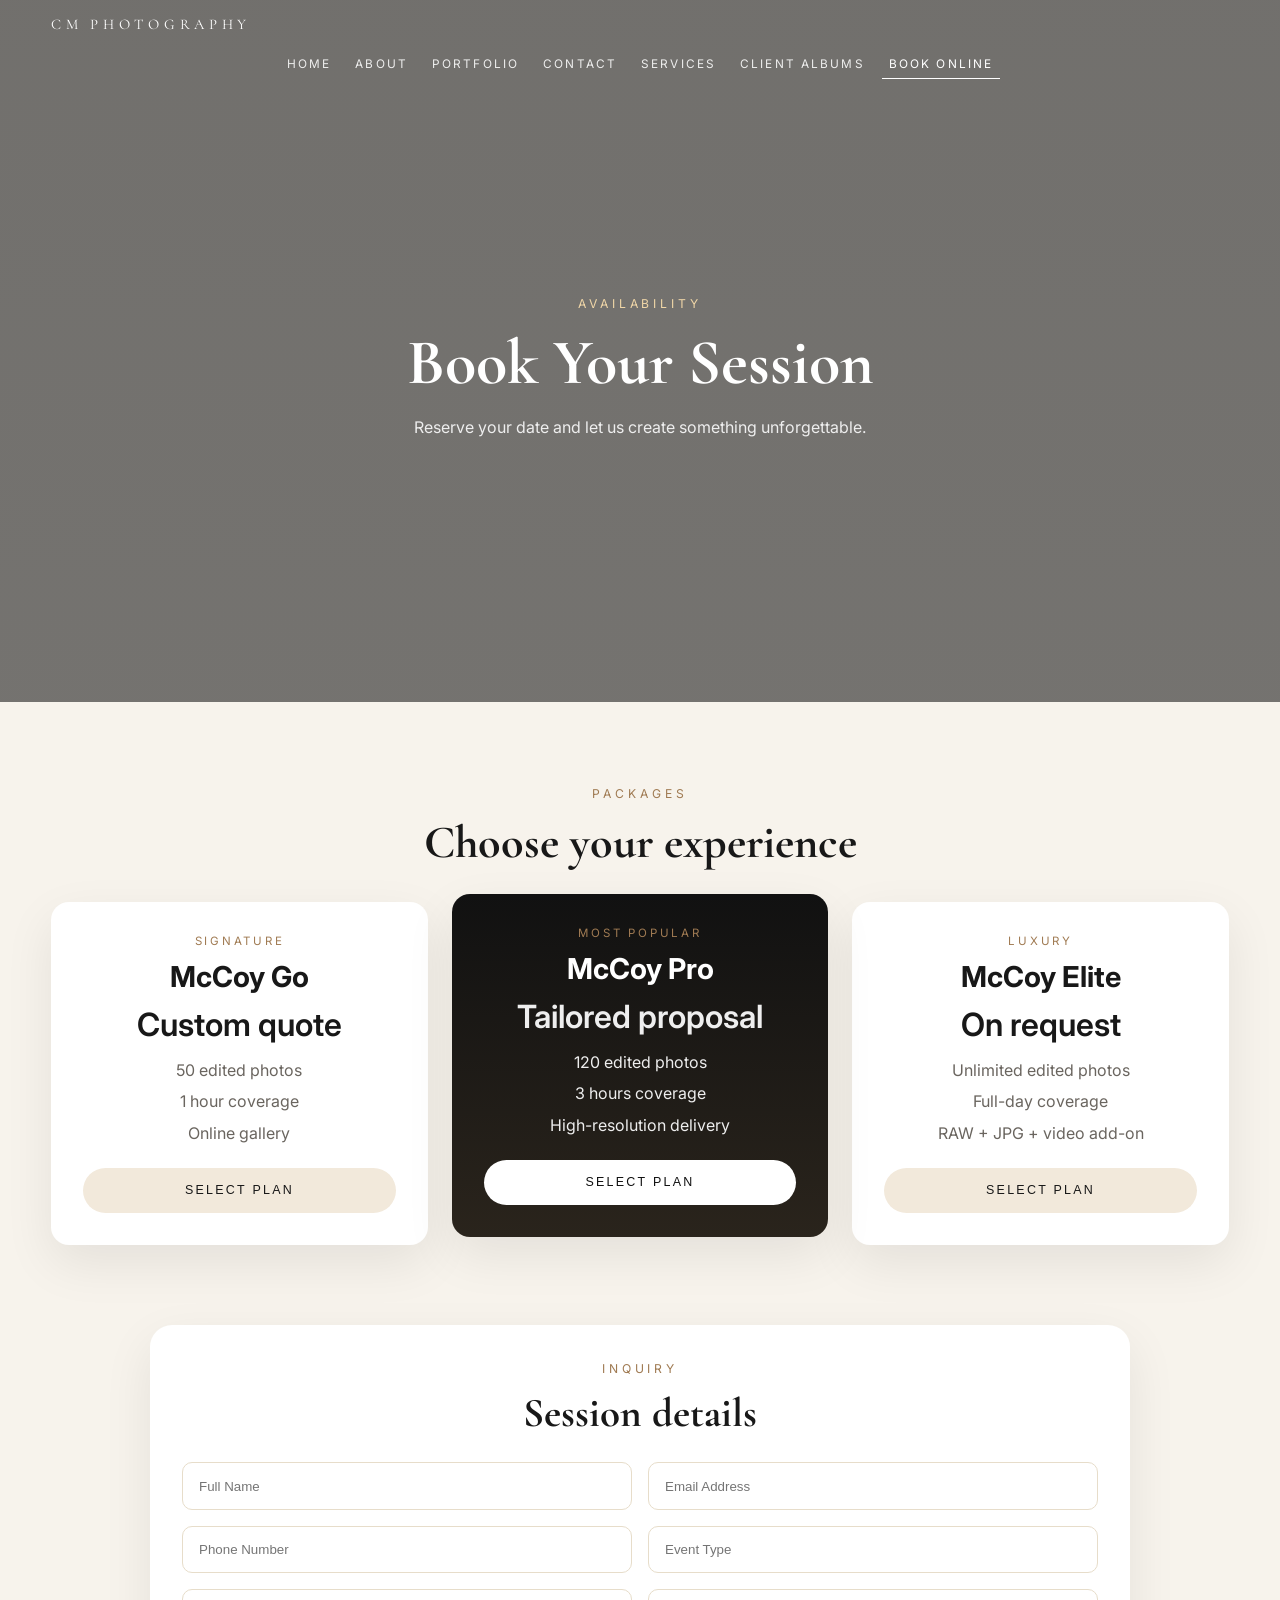
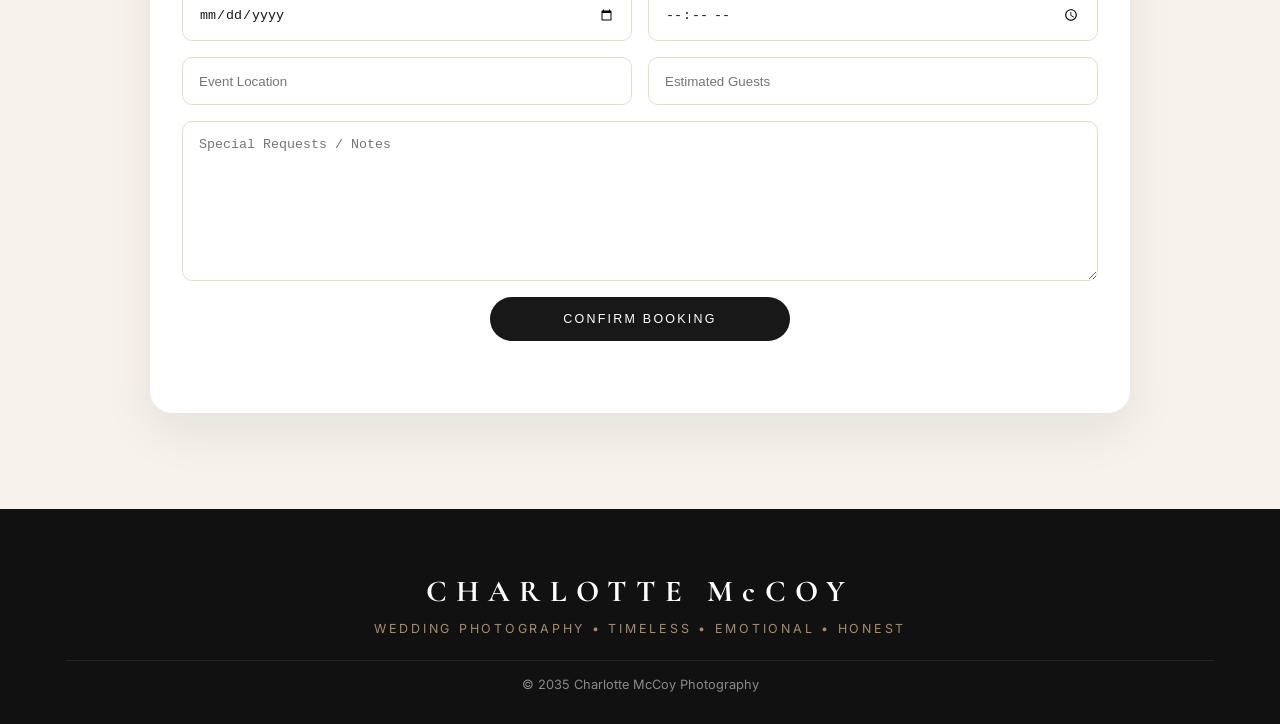
<file: bookOnilne.html>
<!DOCTYPE html>
<html lang="en">
<head>
  <meta charset="UTF-8">
  <meta name="viewport" content="width=device-width, initial-scale=1.0">
  <title>Book a Session | Charlotte McCoy</title>
  <link rel="stylesheet" href="./bookOnline.css">
  <link rel="stylesheet" href="https://cdnjs.cloudflare.com/ajax/libs/font-awesome/6.4.0/css/all.min.css">
</head>
<body>
<div class="page-loader" id="pageLoader" role="status" aria-live="polite" aria-label="Loading website">
  <div class="page-loader__mark">CM</div>
  <div class="page-loader__line"></div>
  <span>Loading</span>
</div>
<script>
  (function () {
    var loader = document.getElementById('pageLoader');
    function finishLoading() {
      window.setTimeout(function () {
        loader.classList.add('is-hidden');
        window.setTimeout(function () { loader.remove(); }, 450);
      }, 1200);
    }
    if (document.readyState === 'complete') finishLoading();
    else window.addEventListener('load', finishLoading, { once: true });
  }());
</script>
<script>
  document.addEventListener("DOMContentLoaded", () => {
    const menuToggle = document.getElementById("menuToggle");
    const navLinks = document.getElementById("navLinks");
    if (menuToggle && navLinks) {
      menuToggle.addEventListener("click", () => {
        navLinks.classList.toggle("active");
        menuToggle.classList.toggle("active");
        document.body.classList.toggle("nav-open");
      });
      navLinks.querySelectorAll("a").forEach((item) => {
        item.addEventListener("click", () => {
          navLinks.classList.remove("active");
          menuToggle.classList.remove("active");
          document.body.classList.remove("nav-open");
        });
      });
    }

    const navbar = document.querySelector(".navbar");
    if (navbar) {
      const toggleNavbar = () => {
        navbar.classList.toggle("scrolled", window.scrollY > 10);
      };
      window.addEventListener("scroll", toggleNavbar, { passive: true });
      toggleNavbar();
    }

    const form = document.getElementById("bookingForm");
    const selectedPlanInput = document.getElementById("selectedPlan");
    const toast = document.getElementById("toast");
    const status = document.getElementById("formStatus");

    function showToast(msg) {
      toast.textContent = msg;
      toast.classList.add("show");
      setTimeout(() => toast.classList.remove("show"), 3500);
    }

    window.selectPlan = function (planName) {
      selectedPlanInput.value = planName;
      showToast(`✔ ${planName} selected. Please complete the form.`);
      document.getElementById("bookingFormSection").scrollIntoView({ behavior: "smooth" });
    };

    if (form) {
      form.addEventListener("submit", async (e) => {
        e.preventDefault();
        if (!selectedPlanInput.value) {
          showToast("⚠ Please select a plan before confirming.");
          document.getElementById("plansSection").scrollIntoView({ behavior: "smooth" });
          return;
        }
        const formData = new FormData(form);
        try {
          const res = await fetch(form.action, { method: "POST", body: formData, headers: { Accept: "application/json" } });
          if (!res.ok) throw new Error("Failed");
          form.reset();
          selectedPlanInput.value = "";
          status.textContent = "✔ Booking sent successfully. We’ll contact you soon.";
          status.style.color = "#1a7f5a";
          showToast("🎉 Booking sent successfully!");
        } catch (err) {
          status.textContent = "❌ Failed to send. Try again.";
          status.style.color = "#b42318";
          showToast("❌ Something went wrong.");
        }
      });
    }

    const backToTopBtn = document.getElementById("backToTopBtn");
    if (backToTopBtn) {
      const toggleBackToTop = () => {
        if (window.scrollY > 300) {
          backToTopBtn.style.display = "flex";
        } else {
          backToTopBtn.style.display = "none";
        }
      };
      window.addEventListener("scroll", toggleBackToTop);
      window.addEventListener("resize", toggleBackToTop);
      toggleBackToTop();
      backToTopBtn.addEventListener("click", () => {
        window.scrollTo({ top: 0, behavior: "smooth" });
      });
    }
  });
</script>

<div id="toast" class="toast hidden">
  <span id="toast-icon">⚠</span>
  <span id="toast-message">Toast message</span>
</div>

<header>
  <nav class="navbar">
    <div class="nav-container">
      <a class="logo" href="./index.html">CM Photography</a>
      <div class="menu-toggle" id="menuToggle">
        <span></span>
        <span></span>
        <span></span>
      </div>
    </div>
    <ul class="nav-links" id="navLinks">
      <li><a href="./index.html">Home</a></li>
      <li><a href="./index.html#About">About</a></li>
      <li><a href="./index.html#Portfolio">Portfolio</a></li>
      <li><a href="./index.html#Contact">Contact</a></li>
      <li><a href="./services.html">Services</a></li>
      <li><a href="./clientAlbum.html">Client Albums</a></li>
      <li><a class="active" href="./bookOnline.html">Book Online</a></li>
    </ul>
  </nav>
</header>

<section class="booking-hero">
  <div class="hero-content">
    <span class="section-label light">Availability</span>
    <h1>Book Your Session</h1>
    <p>Reserve your date and let us create something unforgettable.</p>
  </div>
</section>

<section class="plans" id="plansSection">
  <div class="plans-header">
    <span class="section-label">Packages</span>
    <h2>Choose your experience</h2>
  </div>
  <div class="plan-grid">
    <article class="plan-card">
      <p class="package-label">Signature</p>
      <h3>McCoy Go</h3>
      <p class="price">Custom quote</p>
      <ul>
        <li>50 edited photos</li>
        <li>1 hour coverage</li>
        <li>Online gallery</li>
      </ul>
      <button onclick="selectPlan('McCoy Go')">Select plan</button>
    </article>
    <article class="plan-card featured">
      <p class="package-label">Most Popular</p>
      <h3>McCoy Pro</h3>
      <p class="price">Tailored proposal</p>
      <ul>
        <li>120 edited photos</li>
        <li>3 hours coverage</li>
        <li>High-resolution delivery</li>
      </ul>
      <button onclick="selectPlan('McCoy Pro')">Select plan</button>
    </article>
    <article class="plan-card">
      <p class="package-label">Luxury</p>
      <h3>McCoy Elite</h3>
      <p class="price">On request</p>
      <ul>
        <li>Unlimited edited photos</li>
        <li>Full-day coverage</li>
        <li>RAW + JPG + video add-on</li>
      </ul>
      <button onclick="selectPlan('McCoy Elite')">Select plan</button>
    </article>
  </div>
</section>

<section class="booking-form" id="bookingFormSection">
  <div class="booking-form-panel">
    <div class="booking-form-header">
      <span class="section-label">Inquiry</span>
      <h2>Session details</h2>
    </div>
    <form id="bookingForm" action="https://formspree.io/f/xaqenvjb" method="POST">
      <input type="hidden" name="Selected Plan" id="selectedPlan">
      <div class="form-group">
        <input type="text" name="Full Name" placeholder="Full Name" required>
        <input type="email" name="Email" placeholder="Email Address" required>
      </div>
      <div class="form-group">
        <input type="tel" name="Phone" placeholder="Phone Number" required>
        <input type="text" name="Event Type" placeholder="Event Type">
      </div>
      <div class="form-group">
        <input type="date" name="Event Date" required>
        <input type="time" name="Event Time" required>
      </div>
      <div class="form-group">
        <input type="text" name="Location" placeholder="Event Location">
        <input type="number" name="Guests" placeholder="Estimated Guests">
      </div>
      <textarea name="Message" placeholder="Special Requests / Notes"></textarea>
      <button type="submit" class="submit-btn">Confirm Booking</button>
      <p id="formStatus" class="success-msg"></p>
    </form>
  </div>
</section>

<footer class="site-footer">
  <div class="footer-top">
    <h2 class="footer-brand">CHARLOTTE McCOY</h2>
    <p class="footer-tagline">Wedding Photography • Timeless • Emotional • Honest</p>
  </div>
  <div class="footer-bottom">
    <p>© 2035 Charlotte McCoy Photography</p>
  </div>
</footer>

<button id="backToTopBtn" class="back-to-top" aria-label="Back to top">
  <i class="fas fa-arrow-up"></i>
</button>
</body>
</html>
</file>
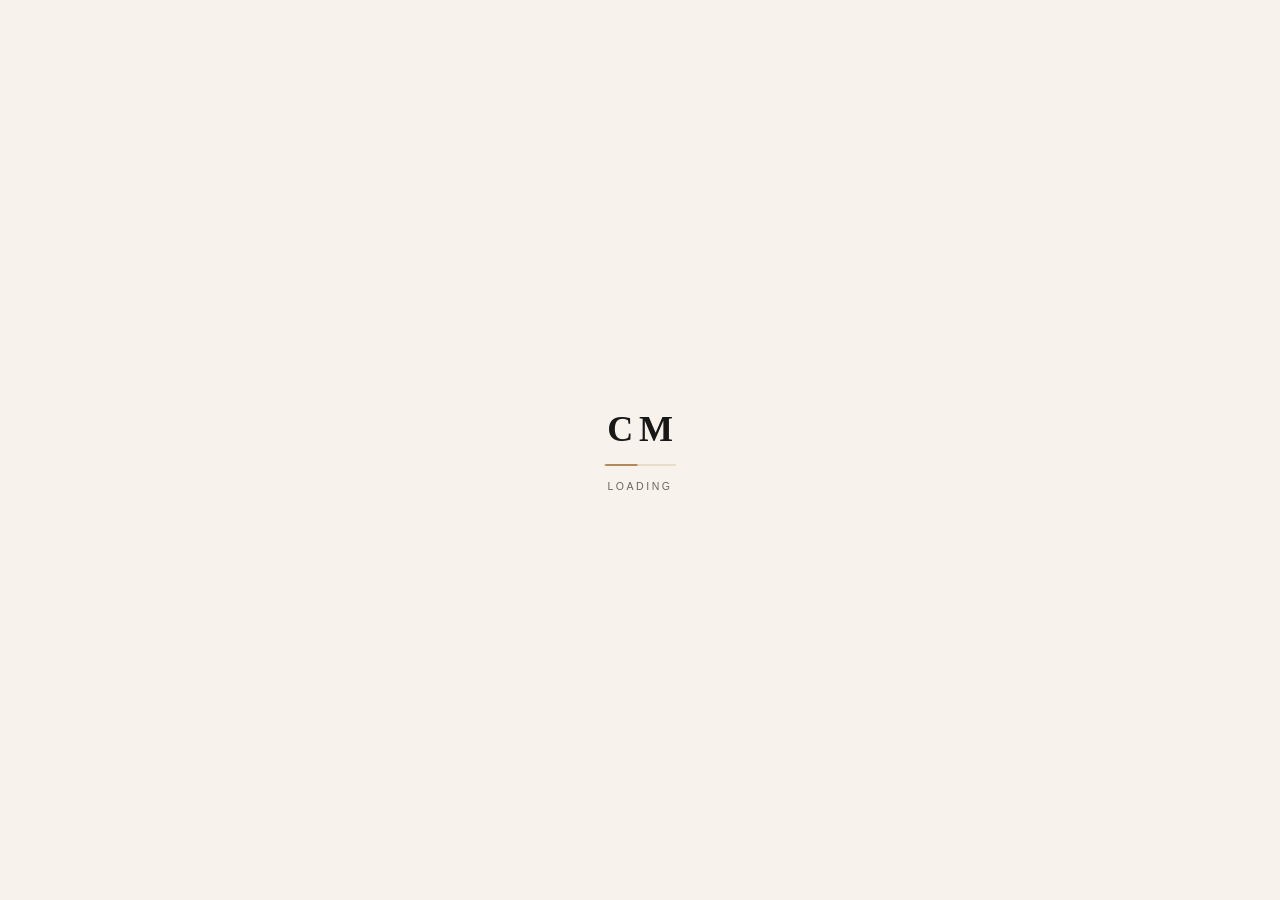
<file: bookOnline.html>
<!doctype html>
<html lang="en">
<head>
  <meta charset="utf-8">
  <meta name="viewport" content="width=device-width, initial-scale=1">
  <meta http-equiv="refresh" content="0; url=./bookOnilne.html">
  <link rel="canonical" href="./bookOnilne.html">
  <title>Booking | Charlotte McCoy</title>
</head>
<body>
  <p>Opening the booking page… <a href="./bookOnilne.html">Continue to booking</a></p>
</body>
</html>
</file>
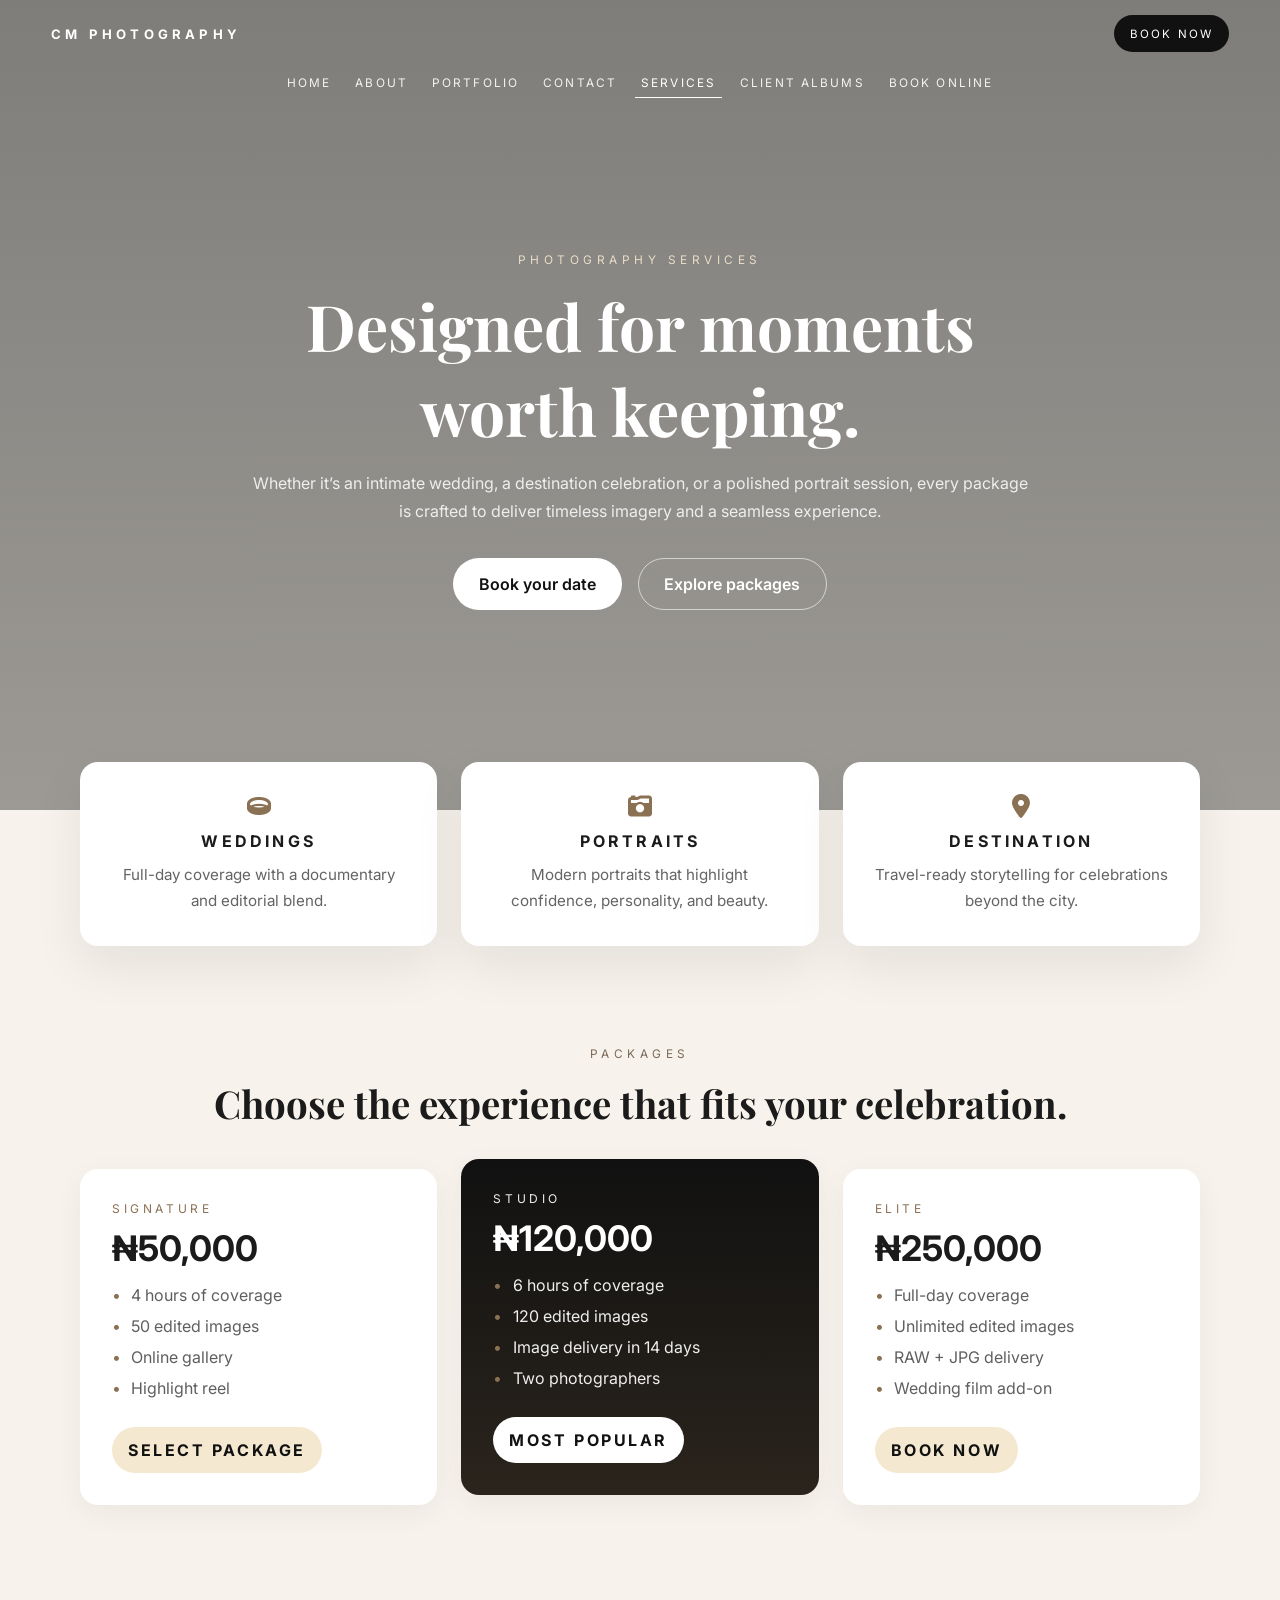
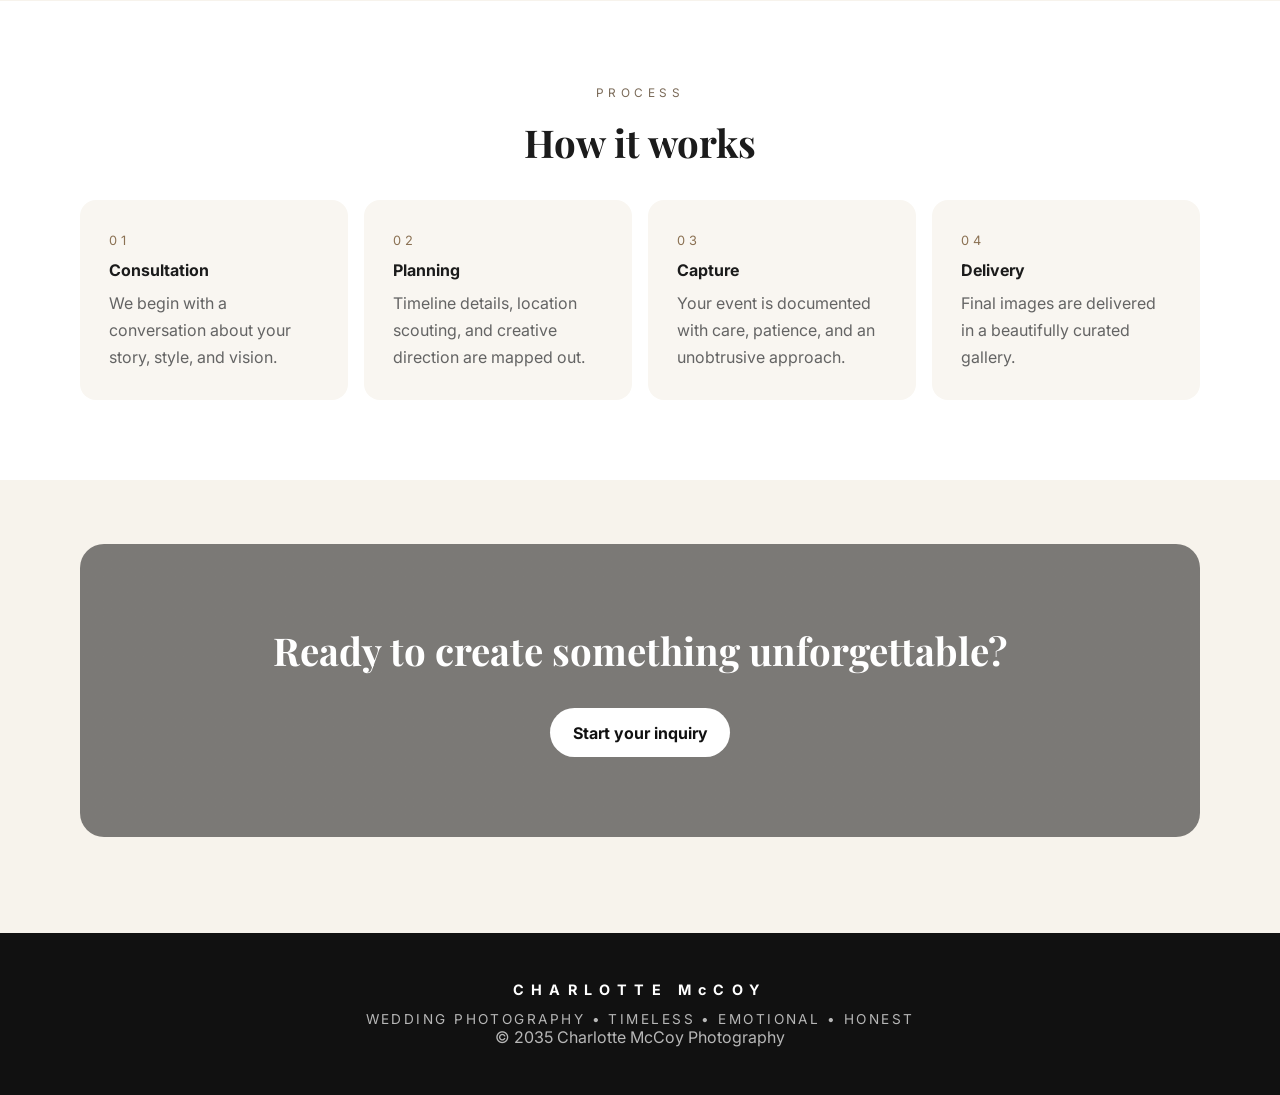
<file: services.html>
<!DOCTYPE html>
<html lang="en">
<head>
  <meta charset="UTF-8" />
  <meta name="viewport" content="width=device-width, initial-scale=1.0" />
  <title>Services | Charlotte McCoy Photography</title>
  <link rel="stylesheet" href="https://cdnjs.cloudflare.com/ajax/libs/font-awesome/6.4.0/css/all.min.css" />
  <link rel="stylesheet" href="./services.css" />
</head>
<body>
  <div class="page-loader" id="pageLoader" role="status" aria-live="polite" aria-label="Loading website">
    <div class="page-loader__mark">CM</div>
    <div class="page-loader__line"></div>
    <span>Loading</span>
  </div>
  <script>
    (function () {
      var loader = document.getElementById('pageLoader');
      function finishLoading() {
        window.setTimeout(function () {
          loader.classList.add('is-hidden');
          window.setTimeout(function () { loader.remove(); }, 450);
        }, 1200);
      }
      if (document.readyState === 'complete') finishLoading();
      else window.addEventListener('load', finishLoading, { once: true });
    }());
  </script>
  <header>
    <nav class="navbar">
      <div class="nav-container">
        <a class="logo" href="./index.html">CM Photography</a>
        <div class="nav-actions">
          <a class="nav-cta" href="./bookOnline.html">Book now</a>
          <button class="menu-toggle" id="menuToggle" aria-label="Toggle navigation">
            <span></span>
            <span></span>
            <span></span>
          </button>
        </div>
      </div>
      <ul class="nav-links" id="navLinks">
        <li><a href="./index.html">Home</a></li>
        <li><a href="./index.html#About">About</a></li>
        <li><a href="./index.html#Portfolio">Portfolio</a></li>
        <li><a href="./index.html#Contact">Contact</a></li>
        <li><a class="active" href="./services.html">Services</a></li>
        <li><a href="./clientAlbum.html">Client Albums</a></li>
        <li><a href="./bookOnline.html">Book Online</a></li>
      </ul>
    </nav>
  </header>

  <main>
    <section class="service-hero">
      <div class="service-hero-content">
        <span class="section-label light">Photography services</span>
        <h1>Designed for moments worth keeping.</h1>
        <p>
          Whether it’s an intimate wedding, a destination celebration, or a polished portrait session,
          every package is crafted to deliver timeless imagery and a seamless experience.
        </p>
        <div class="hero-actions">
          <a href="./bookOnline.html" class="btn btn-primary">Book your date</a>
          <a href="#packages" class="btn btn-secondary">Explore packages</a>
        </div>
      </div>
    </section>

    <section class="service-overview">
      <div class="overview-card">
        <i class="fa-solid fa-ring"></i>
        <h3>Weddings</h3>
        <p>Full-day coverage with a documentary and editorial blend.</p>
      </div>
      <div class="overview-card">
        <i class="fa-solid fa-camera-retro"></i>
        <h3>Portraits</h3>
        <p>Modern portraits that highlight confidence, personality, and beauty.</p>
      </div>
      <div class="overview-card">
        <i class="fa-solid fa-location-dot"></i>
        <h3>Destination</h3>
        <p>Travel-ready storytelling for celebrations beyond the city.</p>
      </div>
    </section>

    <section class="packages" id="packages">
      <div class="packages-header">
        <span class="section-label">Packages</span>
        <h2>Choose the experience that fits your celebration.</h2>
      </div>
      <div class="package-grid">
        <article class="package-card">
          <p class="package-name">Signature</p>
          <h3>₦50,000</h3>
          <ul>
            <li>4 hours of coverage</li>
            <li>50 edited images</li>
            <li>Online gallery</li>
            <li>Highlight reel</li>
          </ul>
          <a href="./bookOnline.html">Select package</a>
        </article>

        <article class="package-card featured">
          <p class="package-name">Studio</p>
          <h3>₦120,000</h3>
          <ul>
            <li>6 hours of coverage</li>
            <li>120 edited images</li>
            <li>Image delivery in 14 days</li>
            <li>Two photographers</li>
          </ul>
          <a href="./bookOnline.html">Most popular</a>
        </article>

        <article class="package-card">
          <p class="package-name">Elite</p>
          <h3>₦250,000</h3>
          <ul>
            <li>Full-day coverage</li>
            <li>Unlimited edited images</li>
            <li>RAW + JPG delivery</li>
            <li>Wedding film add-on</li>
          </ul>
          <a href="./bookOnline.html">Book now</a>
        </article>
      </div>
    </section>

    <section class="process-section">
      <div class="process-header">
        <span class="section-label">Process</span>
        <h2>How it works</h2>
      </div>
      <div class="process-grid">
        <div>
          <span>01</span>
          <h3>Consultation</h3>
          <p>We begin with a conversation about your story, style, and vision.</p>
        </div>
        <div>
          <span>02</span>
          <h3>Planning</h3>
          <p>Timeline details, location scouting, and creative direction are mapped out.</p>
        </div>
        <div>
          <span>03</span>
          <h3>Capture</h3>
          <p>Your event is documented with care, patience, and an unobtrusive approach.</p>
        </div>
        <div>
          <span>04</span>
          <h3>Delivery</h3>
          <p>Final images are delivered in a beautifully curated gallery.</p>
        </div>
      </div>
    </section>

    <section class="cta-banner">
      <h2>Ready to create something unforgettable?</h2>
      <a href="./bookOnline.html">Start your inquiry</a>
    </section>
  </main>

  <footer class="site-footer">
    <div class="footer-top">
      <h2 class="footer-brand">CHARLOTTE McCOY</h2>
      <p class="footer-tagline">Wedding Photography • Timeless • Emotional • Honest</p>
    </div>
    <div class="footer-bottom">
      <p>© 2035 Charlotte McCoy Photography</p>
    </div>
  </footer>

  <script>
    const menuToggle = document.getElementById('menuToggle');
    const navLinks = document.getElementById('navLinks');

    if (menuToggle && navLinks) {
      menuToggle.addEventListener('click', () => {
        navLinks.classList.toggle('active');
        menuToggle.classList.toggle('active');
        document.body.classList.toggle('nav-open');
      });

      navLinks.querySelectorAll('a').forEach((link) => {
        link.addEventListener('click', () => {
          navLinks.classList.remove('active');
          menuToggle.classList.remove('active');
          document.body.classList.remove('nav-open');
        });
      });
    }

    const navbar = document.querySelector('.navbar');
    if (navbar) {
      const toggleNavbar = () => {
        navbar.classList.toggle('scrolled', window.scrollY > 10);
      };
      window.addEventListener('scroll', toggleNavbar, { passive: true });
      toggleNavbar();
    }
  </script>
</body>
</html>
</file>
<file: bookOnline.css>
@import url('https://fonts.googleapis.com/css2?family=Inter:wght@400;500;600;700&family=Cormorant+Garamond:wght@600;700&display=swap');

:root {
  --bg: #f7f3ec;
  --surface: #fffaf4;
  --surface-2: #f2e9db;
  --text: #181818;
  --muted: #6a655f;
  --line: #e7ddca;
  --accent: #b28a5a;
  --shadow: 0 18px 50px rgba(18, 18, 18, 0.08);
}

* {
  box-sizing: border-box;
  margin: 0;
  padding: 0;
}

html {
  scroll-behavior: smooth;
}

body {
  font-family: 'Inter', sans-serif;
  background: var(--bg);
  color: var(--text);
}

body.nav-open {
  overflow: hidden;
}

.page-loader { position: fixed; inset: 0; z-index: 9999; display: grid; place-content: center; gap: .85rem; background: var(--bg); color: var(--text); text-align: center; transition: opacity .4s ease, visibility .4s ease; }
.page-loader.is-hidden { opacity: 0; visibility: hidden; pointer-events: none; }
.page-loader__mark { font-family: 'Cormorant Garamond', serif; font-size: 2.25rem; font-weight: 700; letter-spacing: .16em; padding-left: .16em; }
.page-loader__line { width: 72px; height: 2px; margin: 0 auto; overflow: hidden; background: var(--line); }
.page-loader__line::after { content: ''; display: block; width: 45%; height: 100%; background: var(--accent); animation: loader-sweep .9s ease-in-out infinite alternate; }
.page-loader span { color: var(--muted); font-size: .66rem; letter-spacing: .24em; text-transform: uppercase; }
@keyframes loader-sweep { to { transform: translateX(125%); } }
@media (prefers-reduced-motion: reduce) { .page-loader, .page-loader__line::after { transition: none; animation: none; } }

a {
  color: inherit;
}

.navbar {
  position: fixed;
  top: 0;
  left: 0;
  right: 0;
  z-index: 1000;
  background: transparent;
  backdrop-filter: blur(0);
  -webkit-backdrop-filter: blur(0);
  border-bottom: 1px solid transparent;
  box-shadow: none;
  transition: background 0.3s ease, border-color 0.3s ease, box-shadow 0.3s ease;
}

.navbar.scrolled {
  background: rgba(255, 255, 255, 0.92);
  backdrop-filter: blur(18px);
  -webkit-backdrop-filter: blur(18px);
  border-bottom-color: rgba(23, 23, 23, 0.06);
  box-shadow: 0 10px 30px rgba(0, 0, 0, 0.04);
}

.nav-container {
  width: min(1180px, 92%);
  margin: 0 auto;
  display: flex;
  align-items: center;
  justify-content: space-between;
  gap: 1rem;
  padding: 0.95rem 0;
}

.logo {
  font-family: 'Cormorant Garamond', serif;
  text-decoration: none;
  text-transform: uppercase;
  letter-spacing: 0.32em;
  font-size: 0.92rem;
  color: #fff;
  white-space: nowrap;
}

.navbar.scrolled .logo {
  color: var(--text);
}

.nav-actions {
  display: flex;
  align-items: center;
  gap: 0.8rem;
}

.nav-cta {
  display: inline-flex;
  align-items: center;
  justify-content: center;
  padding: 0.72rem 1rem;
  border-radius: 999px;
  background: var(--text);
  color: #fff;
  text-transform: uppercase;
  letter-spacing: 0.18em;
  font-size: 0.72rem;
  white-space: nowrap;
  transition: transform 0.3s ease, background 0.3s ease;
}

.nav-cta:hover {
  transform: translateY(-1px);
  background: #000;
}

.menu-toggle {
  display: none;
  flex-direction: column;
  gap: 5px;
  cursor: pointer;
  background: transparent;
  border: 0;
}

.menu-toggle span {
  width: 24px;
  height: 2px;
  background: #fff;
  display: block;
  transition: transform 0.3s ease, opacity 0.3s ease;
}

.navbar.scrolled .menu-toggle span {
  background: var(--text);
}

.menu-toggle.active span:nth-child(1) {
  transform: translateY(7px) rotate(45deg);
}

.menu-toggle.active span:nth-child(2) {
  opacity: 0;
}

.menu-toggle.active span:nth-child(3) {
  transform: translateY(-7px) rotate(-45deg);
}

.nav-links {
  list-style: none;
  display: flex;
  justify-content: center;
  align-items: center;
  gap: 0.7rem;
  width: min(1180px, 92%);
  margin: 0 auto;
  padding: 0 0 0.8rem;
}

.nav-links li {
  display: flex;
}

.nav-links a {
  text-decoration: none;
  color: rgba(255, 255, 255, 0.88);
  font-size: 0.74rem;
  letter-spacing: 0.18em;
  text-transform: uppercase;
  position: relative;
  padding: 0.52rem 0.4rem;
}

.nav-links a::after {
  content: '';
  position: absolute;
  left: 0;
  bottom: 0;
  width: 0;
  height: 1px;
  background: #fff;
  transition: width 0.3s ease;
}

.navbar.scrolled .nav-links a {
  color: var(--muted);
}

.navbar.scrolled .nav-links a::after {
  background: var(--text);
}

.nav-links a:hover,
.nav-links a.active {
  color: #fff;
}

.navbar.scrolled .nav-links a:hover,
.navbar.scrolled .nav-links a.active {
  color: var(--text);
}

.nav-links a:hover::after,
.nav-links a.active::after {
  width: 100%;
}

.section-label {
  display: inline-block;
  text-transform: uppercase;
  letter-spacing: 0.32em;
  font-size: 0.76rem;
  color: #a07b53;
  margin-bottom: 0.8rem;
}

.section-label.light {
  color: #f0d6a7;
}

.booking-hero {
  min-height: 78vh;
  display: grid;
  place-items: center;
  background:
    linear-gradient(rgba(9, 9, 9, 0.56), rgba(9, 9, 9, 0.55)),
    url('https://images.unsplash.com/photo-1529626455594-4ff0802cfb7e?auto=format&fit=crop&w=1400&q=80') center/cover;
  color: #fff;
  text-align: center;
  padding: 6rem 1rem 4rem;
}

.hero-content h1 {
  font-family: 'Cormorant Garamond', serif;
  font-size: clamp(3rem, 5vw, 5rem);
  margin-bottom: 0.8rem;
}

.hero-content p {
  color: #eee;
  line-height: 1.8;
}

.plans {
  width: min(1180px, 92%);
  margin: 5rem auto;
}

.plans-header {
  text-align: center;
  margin-bottom: 2rem;
}

.plans-header h2 {
  font-family: 'Cormorant Garamond', serif;
  font-size: clamp(2.4rem, 3.6vw, 3.6rem);
}

.plan-grid {
  display: grid;
  grid-template-columns: repeat(3, 1fr);
  gap: 1.5rem;
}

.plan-card {
  background: #fff;
  border-radius: 18px;
  padding: 2rem;
  box-shadow: var(--shadow);
  text-align: center;
  transition: transform 0.3s ease;
}

.plan-card:hover {
  transform: translateY(-6px);
}

.plan-card.featured {
  background: linear-gradient(180deg, #111 0%, #2a241c 100%);
  color: #fff;
  transform: translateY(-8px);
}

.package-label {
  text-transform: uppercase;
  letter-spacing: 0.24em;
  font-size: 0.72rem;
  color: #a07b53;
}

.plan-card h3 {
  margin: 0.7rem 0;
  font-size: 1.8rem;
}

.plan-card .price {
  font-size: 2rem;
  margin-bottom: 1rem;
  font-weight: 600;
}

.plan-card ul {
  list-style: none;
  margin: 1rem 0 1.6rem;
}

.plan-card li {
  color: var(--muted);
  margin-bottom: 0.7rem;
}

.plan-card.featured li,
.plan-card.featured .price {
  color: #eee;
}

.plan-card button,
.submit-btn {
  width: 100%;
  padding: 0.95rem 1rem;
  border: 0;
  border-radius: 999px;
  text-transform: uppercase;
  letter-spacing: 0.18em;
  font-size: 0.78rem;
  cursor: pointer;
  transition: transform 0.3s ease, background 0.3s ease;
}

.plan-card button {
  background: var(--surface-2);
  color: var(--text);
}

.plan-card.featured button {
  background: #fff;
  color: #111;
}

.plan-card button:hover,
.submit-btn:hover {
  transform: translateY(-2px);
}

.booking-form {
  width: min(980px, 92%);
  margin: 0 auto 6rem;
}

.booking-form-panel {
  background: #fff;
  border-radius: 22px;
  padding: 2rem;
  box-shadow: var(--shadow);
}

.booking-form-header {
  text-align: center;
  margin-bottom: 1.5rem;
}

.booking-form-header h2 {
  font-family: 'Cormorant Garamond', serif;
  font-size: clamp(2.2rem, 3.2vw, 3.2rem);
}

.booking-form form {
  display: flex;
  flex-direction: column;
  gap: 1rem;
}

.form-group {
  display: grid;
  grid-template-columns: repeat(2, 1fr);
  gap: 1rem;
}

.booking-form input,
.booking-form textarea {
  width: 100%;
  padding: 0.95rem 1rem;
  border: 1px solid var(--line);
  border-radius: 10px;
  background: #fff;
  color: var(--text);
}

.booking-form textarea {
  min-height: 160px;
  resize: vertical;
}

.submit-btn {
  background: var(--text);
  color: #fff;
  max-width: 300px;
  margin: 0 auto;
}

.success-msg {
  min-height: 1.5rem;
  text-align: center;
  font-size: 0.9rem;
}

.site-footer {
  background: #111;
  color: #c7c7c7;
  text-align: center;
  padding: 4rem 1rem 2rem;
}

.footer-brand {
  font-family: 'Cormorant Garamond', serif;
  color: #fff;
  letter-spacing: 0.3em;
  font-size: 1.9rem;
  margin-bottom: 0.7rem;
}

.footer-tagline {
  text-transform: uppercase;
  letter-spacing: 0.22em;
  font-size: 0.78rem;
  color: #a58d6a;
}

.footer-bottom {
  width: min(1180px, 92%);
  margin: 1.5rem auto 0;
  border-top: 1px solid #252525;
  padding-top: 1rem;
  color: #8a8a8a;
  font-size: 0.8rem;
}

.back-to-top {
  display: none;
  position: fixed;
  right: 22px;
  bottom: 22px;
  width: 50px;
  height: 50px;
  border: none;
  border-radius: 999px;
  background: var(--text);
  color: #fff;
  cursor: pointer;
  z-index: 1000;
}

.toast {
  position: fixed;
  top: 95px;
  left: 50%;
  transform: translateX(-50%) translateY(-18px);
  min-width: 320px;
  max-width: 90%;
  background: #111;
  color: #fff;
  padding: 0.9rem 1rem;
  border-radius: 999px;
  display: flex;
  align-items: center;
  gap: 0.6rem;
  opacity: 0;
  pointer-events: none;
  transition: all 0.3s ease;
  z-index: 9999;
}

.toast.show {
  opacity: 1;
  transform: translateX(-50%) translateY(0);
}

@media (max-width: 900px) {
  .nav-actions {
    gap: 0.6rem;
  }

  .nav-cta {
    display: none;
  }

  .menu-toggle {
    display: flex;
  }

  .nav-links {
    position: absolute;
    top: calc(100% + 10px);
    left: 50%;
    transform: translateX(-50%);
    width: min(92vw, 430px);
    background: #fff;
    border-radius: 18px;
    box-shadow: 0 18px 50px rgba(0, 0, 0, 0.12);
    flex-direction: column;
    align-items: stretch;
    gap: 0;
    max-height: 0;
    opacity: 0;
    overflow: hidden;
    transition: max-height 0.35s ease, opacity 0.35s ease, padding 0.35s ease;
    padding: 0 1rem;
  }

  .nav-links.active {
    max-height: 560px;
    opacity: 1;
    padding: 1rem;
  }

  .nav-links li {
    width: 100%;
    border-top: 1px solid #f1ece3;
    padding: 0.7rem 0;
  }

  .nav-links li:first-child {
    border-top: none;
  }

  .nav-links a {
    display: block;
    width: 100%;
    padding: 0.55rem 0.35rem;
    color: var(--text) !important;
    font-size: 0.76rem;
    font-weight: 600;
    letter-spacing: 0.16em;
  }

  .nav-links a:hover,
  .nav-links a.active {
    color: var(--accent) !important;
  }

  .nav-links a::after,
  .nav-links a:hover::after,
  .nav-links a.active::after {
    display: none;
  }

  .plan-grid {
    grid-template-columns: 1fr;
  }

  .form-group {
    grid-template-columns: 1fr;
  }
}

@media (max-width: 640px) {
  .logo {
    letter-spacing: 0.22em;
    font-size: 0.78rem;
  }

  .booking-hero {
    min-height: 60vh;
    padding-top: 7rem;
  }

  .plans {
    margin: 4rem auto;
  }

  .booking-form-panel {
    padding: 1.5rem;
  }
}
</file>
<file: services.css>
@import url('https://fonts.googleapis.com/css2?family=Inter:wght@400;500;600;700&family=Playfair+Display:wght@600;700&display=swap');

* {
  margin: 0;
  padding: 0;
  box-sizing: border-box;
}

html {
  scroll-behavior: smooth;
}

body {
  font-family: 'Inter', sans-serif;
  background: #f7f3ec;
  color: #1b1b1b;
}

body.nav-open {
  overflow: hidden;
}

.page-loader { position: fixed; inset: 0; z-index: 9999; display: grid; place-content: center; gap: .85rem; background: #f7f3ec; color: #1b1b1b; text-align: center; transition: opacity .4s ease, visibility .4s ease; }
.page-loader.is-hidden { opacity: 0; visibility: hidden; pointer-events: none; }
.page-loader__mark { font-family: 'Playfair Display', serif; font-size: 2.25rem; font-weight: 700; letter-spacing: .16em; padding-left: .16em; }
.page-loader__line { width: 72px; height: 2px; margin: 0 auto; overflow: hidden; background: #e7dcc7; }
.page-loader__line::after { content: ''; display: block; width: 45%; height: 100%; background: #b28a5a; animation: loader-sweep .9s ease-in-out infinite alternate; }
.page-loader span { color: #625e57; font-size: .66rem; letter-spacing: .24em; text-transform: uppercase; }
@keyframes loader-sweep { to { transform: translateX(125%); } }
@media (prefers-reduced-motion: reduce) { .page-loader, .page-loader__line::after { transition: none; animation: none; } }

img {
  max-width: 100%;
  display: block;
}

/* Navbar */
.navbar {
  position: fixed;
  top: 0;
  left: 0;
  right: 0;
  z-index: 1000;
  background: transparent;
  backdrop-filter: blur(0);
  -webkit-backdrop-filter: blur(0);
  box-shadow: none;
  border-bottom: 1px solid transparent;
  transition: background 0.3s ease, border-color 0.3s ease, box-shadow 0.3s ease;
}

.navbar.scrolled {
  background: rgba(255, 255, 255, 0.92);
  backdrop-filter: blur(18px);
  -webkit-backdrop-filter: blur(18px);
  box-shadow: 0 8px 30px rgba(0, 0, 0, 0.06);
  border-bottom-color: rgba(18, 18, 18, 0.06);
}

.nav-container {
  display: flex;
  justify-content: space-between;
  align-items: center;
  width: min(1200px, 92%);
  margin: 0 auto;
  gap: 1rem;
  padding: 0.95rem 0;
}

.logo {
  color: #fff;
  text-decoration: none;
  text-transform: uppercase;
  letter-spacing: 0.32em;
  font-size: 0.82rem;
  font-weight: 700;
  white-space: nowrap;
}

.navbar.scrolled .logo {
  color: #111;
}

.nav-actions {
  display: flex;
  align-items: center;
  gap: 0.8rem;
}

.nav-cta {
  display: inline-flex;
  align-items: center;
  justify-content: center;
  padding: 0.72rem 1rem;
  border-radius: 999px;
  background: #111;
  color: #fff;
  text-decoration: none;
  text-transform: uppercase;
  letter-spacing: 0.18em;
  font-size: 0.72rem;
  white-space: nowrap;
  transition: transform 0.3s ease, background 0.3s ease;
}

.nav-cta:hover {
  transform: translateY(-1px);
  background: #000;
}

.menu-toggle {
  display: none;
  flex-direction: column;
  gap: 5px;
  cursor: pointer;
  background: transparent;
  border: 0;
}

.menu-toggle span {
  width: 24px;
  height: 2px;
  background: #fff;
  transition: 0.3s;
}

.navbar.scrolled .menu-toggle span {
  background: #111;
}

.nav-links {
  list-style: none;
  display: flex;
  justify-content: center;
  align-items: center;
  gap: 0.7rem;
  width: min(1200px, 92%);
  margin: 0 auto;
  padding: 0 0 0.8rem;
}

.nav-links li {
  display: flex;
}

.nav-links a {
  text-decoration: none;
  color: rgba(255, 255, 255, 0.9);
  font-size: 0.74rem;
  letter-spacing: 0.18em;
  text-transform: uppercase;
  position: relative;
  padding: 0.52rem 0.4rem;
  transition: color 0.3s ease;
}

.nav-links a::after {
  content: '';
  position: absolute;
  left: 0;
  bottom: 0;
  width: 0;
  height: 1px;
  background: #fff;
  transition: width 0.3s ease;
}

.navbar.scrolled .nav-links a {
  color: #3b3b3b;
}

.navbar.scrolled .nav-links a::after {
  background: #111;
}

.nav-links a:hover,
.nav-links a.active {
  color: #fff;
}

.navbar.scrolled .nav-links a:hover,
.navbar.scrolled .nav-links a.active {
  color: #111;
}

.nav-links a:hover::after,
.nav-links a.active::after {
  width: 100%;
}

/* Hero */
.service-hero {
  min-height: 90vh;
  display: grid;
  place-items: center;
  padding: 8rem 1rem 5rem;
  background:
    linear-gradient(rgba(8, 8, 8, 0.5), rgba(8, 8, 8, 0.38)),
    url('https://images.unsplash.com/photo-1511285560929-80b456fea0bc?auto=format&fit=crop&w=1400&q=80') center/cover;
  color: #fff;
  text-align: center;
}

.service-hero-content {
  width: min(780px, 90%);
}

.section-label {
  display: inline-block;
  text-transform: uppercase;
  letter-spacing: 0.38em;
  font-size: 0.74rem;
  color: #7a6a58;
  margin-bottom: 1rem;
}

.section-label.light {
  color: #e9ddc7;
}

.service-hero h1 {
  font-family: 'Playfair Display', serif;
  font-size: clamp(3rem, 5vw, 5rem);
  margin-bottom: 1rem;
}

.service-hero p {
  font-size: 1rem;
  line-height: 1.8;
  color: #eee;
  margin-bottom: 2rem;
}

.hero-actions {
  display: flex;
  justify-content: center;
  gap: 1rem;
  flex-wrap: wrap;
}

.btn {
  display: inline-flex;
  align-items: center;
  justify-content: center;
  padding: 0.95rem 1.6rem;
  text-decoration: none;
  border-radius: 999px;
  font-weight: 600;
  transition: transform 0.3s ease, background 0.3s ease;
}

.btn:hover {
  transform: translateY(-2px);
}

.btn-primary {
  background: #fff;
  color: #111;
}

.btn-secondary {
  border: 1px solid rgba(255, 255, 255, 0.6);
  color: #fff;
}

/* Overview */
.service-overview {
  width: min(1120px, 92%);
  margin: -3rem auto 0;
  display: grid;
  grid-template-columns: repeat(3, 1fr);
  gap: 1.5rem;
}

.overview-card {
  background: #fff;
  padding: 2rem;
  border-radius: 18px;
  box-shadow: 0 20px 50px rgba(18, 18, 18, 0.08);
  text-align: center;
}

.overview-card i {
  font-size: 1.5rem;
  color: #8b7153;
  margin-bottom: 0.8rem;
}

.overview-card h3 {
  margin-bottom: 0.7rem;
  font-size: 1rem;
  letter-spacing: 0.2em;
  text-transform: uppercase;
}

.overview-card p {
  color: #646464;
  line-height: 1.7;
  font-size: 0.95rem;
}

/* Packages */
.packages {
  width: min(1120px, 92%);
  margin: 6rem auto;
}

.packages-header {
  text-align: center;
  margin-bottom: 2.5rem;
}

.packages-header h2,
.process-header h2 {
  font-family: 'Playfair Display', serif;
  font-size: clamp(2rem, 3vw, 3rem);
}

.package-grid {
  display: grid;
  grid-template-columns: repeat(3, 1fr);
  gap: 1.5rem;
}

.package-card {
  background: #fff;
  border-radius: 18px;
  padding: 2rem;
  box-shadow: 0 8px 30px rgba(0, 0, 0, 0.05);
  transition: transform 0.3s ease, box-shadow 0.3s ease;
}

.package-card:hover {
  transform: translateY(-6px);
  box-shadow: 0 18px 40px rgba(0, 0, 0, 0.1);
}

.package-card.featured {
  background: linear-gradient(180deg, #111 0%, #2a241c 100%);
  color: #fff;
  transform: translateY(-10px);
}

.package-card.featured ul li,
.package-card.featured .package-name {
  color: #eee;
}

.package-name {
  text-transform: uppercase;
  letter-spacing: 0.3em;
  font-size: 0.75rem;
  color: #8b7153;
  margin-bottom: 0.7rem;
}

.package-card h3 {
  font-size: 2.2rem;
  margin-bottom: 1rem;
}

.package-card ul {
  list-style: none;
  margin: 1rem 0 1.8rem;
}

.package-card li {
  position: relative;
  padding-left: 1.2rem;
  margin-bottom: 0.7rem;
  color: #5f5f5f;
}

.package-card li::before {
  content: '•';
  position: absolute;
  left: 0;
  color: #8b7153;
}

.package-card a {
  display: inline-block;
  color: #111;
  text-decoration: none;
  font-weight: 700;
  letter-spacing: 0.16em;
  text-transform: uppercase;
  padding: 0.8rem 1rem;
  background: #f4e8d1;
  border-radius: 999px;
}

.package-card.featured a {
  background: #fff;
  color: #111;
}

/* Process */
.process-section {
  background: #fff;
  padding: 5rem 1rem;
}

.process-header {
  width: min(1120px, 92%);
  margin: 0 auto 2rem;
  text-align: center;
}

.process-grid {
  width: min(1120px, 92%);
  margin: 0 auto;
  display: grid;
  grid-template-columns: repeat(4, 1fr);
  gap: 1rem;
}

.process-grid div {
  background: #f9f6f1;
  border-radius: 16px;
  padding: 1.8rem;
}

.process-grid span {
  display: inline-block;
  font-size: 0.8rem;
  letter-spacing: 0.3em;
  color: #8b7153;
  margin-bottom: 0.8rem;
}

.process-grid h3 {
  margin-bottom: 0.6rem;
  font-size: 1rem;
}

.process-grid p {
  color: #646464;
  line-height: 1.7;
}

/* CTA */
.cta-banner {
  width: min(1120px, 92%);
  margin: 4rem auto 6rem;
  background:
    linear-gradient(rgba(0,0,0,0.5), rgba(0,0,0,0.5)),
    url('https://images.unsplash.com/photo-1520854221256-17451cc331bf?auto=format&fit=crop&w=1200&q=80') center/cover;
  color: #fff;
  text-align: center;
  padding: 5rem 2rem;
  border-radius: 24px;
}

.cta-banner h2 {
  font-family: 'Playfair Display', serif;
  font-size: clamp(2rem, 3vw, 3rem);
  margin-bottom: 1rem;
}

.cta-banner a {
  display: inline-block;
  margin-top: 1rem;
  color: #111;
  background: #fff;
  text-decoration: none;
  padding: 0.9rem 1.4rem;
  border-radius: 999px;
  font-weight: 700;
}

/* Footer */
.site-footer {
  background: #111;
  color: #b7b7b7;
  text-align: center;
  padding: 3rem 1rem;
}

.footer-brand {
  color: #fff;
  letter-spacing: 0.5em;
  font-size: 0.9rem;
  margin-bottom: 0.8rem;
}

.footer-tagline {
  font-size: 0.85rem;
  text-transform: uppercase;
  letter-spacing: 0.18em;
}

/* Responsive */
@media (max-width: 900px) {
  .nav-actions {
    gap: 0.6rem;
  }

  .nav-cta {
    display: none;
  }

  .menu-toggle {
    display: flex;
  }

  .nav-links {
    position: absolute;
    top: calc(100% + 10px);
    left: 50%;
    transform: translateX(-50%);
    width: min(92vw, 430px);
    background: #fff;
    border-radius: 18px;
    box-shadow: 0 18px 50px rgba(0, 0, 0, 0.12);
    flex-direction: column;
    align-items: stretch;
    gap: 0;
    max-height: 0;
    opacity: 0;
    overflow: hidden;
    transition: max-height 0.35s ease, opacity 0.35s ease, padding 0.35s ease;
    padding: 0 1rem;
  }

  .nav-links.active {
    max-height: 560px;
    opacity: 1;
    padding: 1rem;
  }

  .nav-links li {
    width: 100%;
    padding: 0.7rem 0;
    border-top: 1px solid #f0f0f0;
  }

  .nav-links li:first-child {
    border-top: none;
  }

  .nav-links a {
    display: block;
    width: 100%;
    padding: 0.55rem 0.35rem;
    color: #1b1b1b !important;
    font-size: 0.76rem;
    font-weight: 600;
    letter-spacing: 0.16em;
  }

  .nav-links a:hover,
  .nav-links a.active {
    color: #7a6a58 !important;
  }

  .nav-links a::after,
  .nav-links a:hover::after,
  .nav-links a.active::after {
    display: none;
  }

  .service-overview,
  .package-grid,
  .process-grid {
    grid-template-columns: 1fr 1fr;
  }
}

@media (max-width: 640px) {
  .logo {
    letter-spacing: 0.22em;
    font-size: 0.78rem;
  }

  .service-hero {
    min-height: clamp(620px, 78svh, 720px);
    padding-top: 7rem;
    background-position: 58% center;
  }

  .service-overview,
  .package-grid,
  .process-grid {
    grid-template-columns: 1fr;
  }

  .overview-card,
  .package-card,
  .process-grid div {
    padding: 1.4rem;
  }

  .cta-banner {
    padding: 4rem 1rem;
  }
}
</file>
